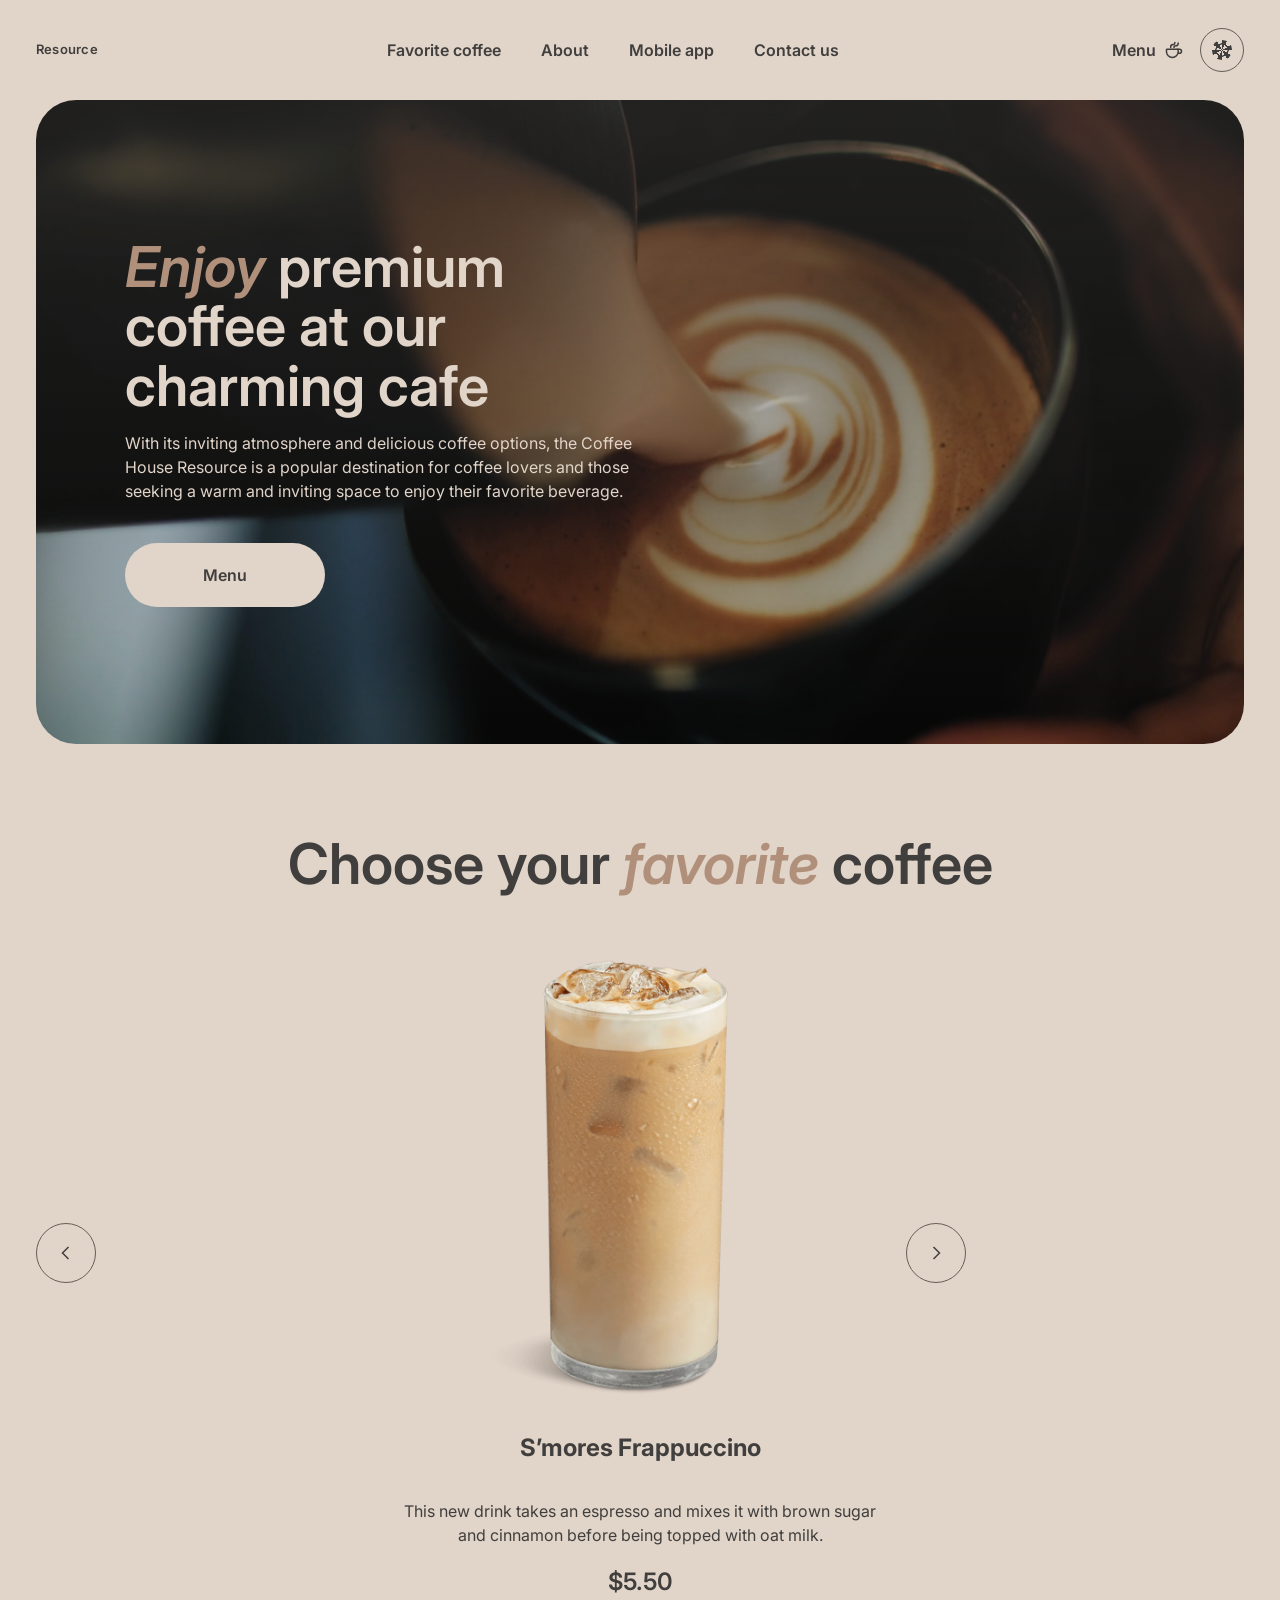
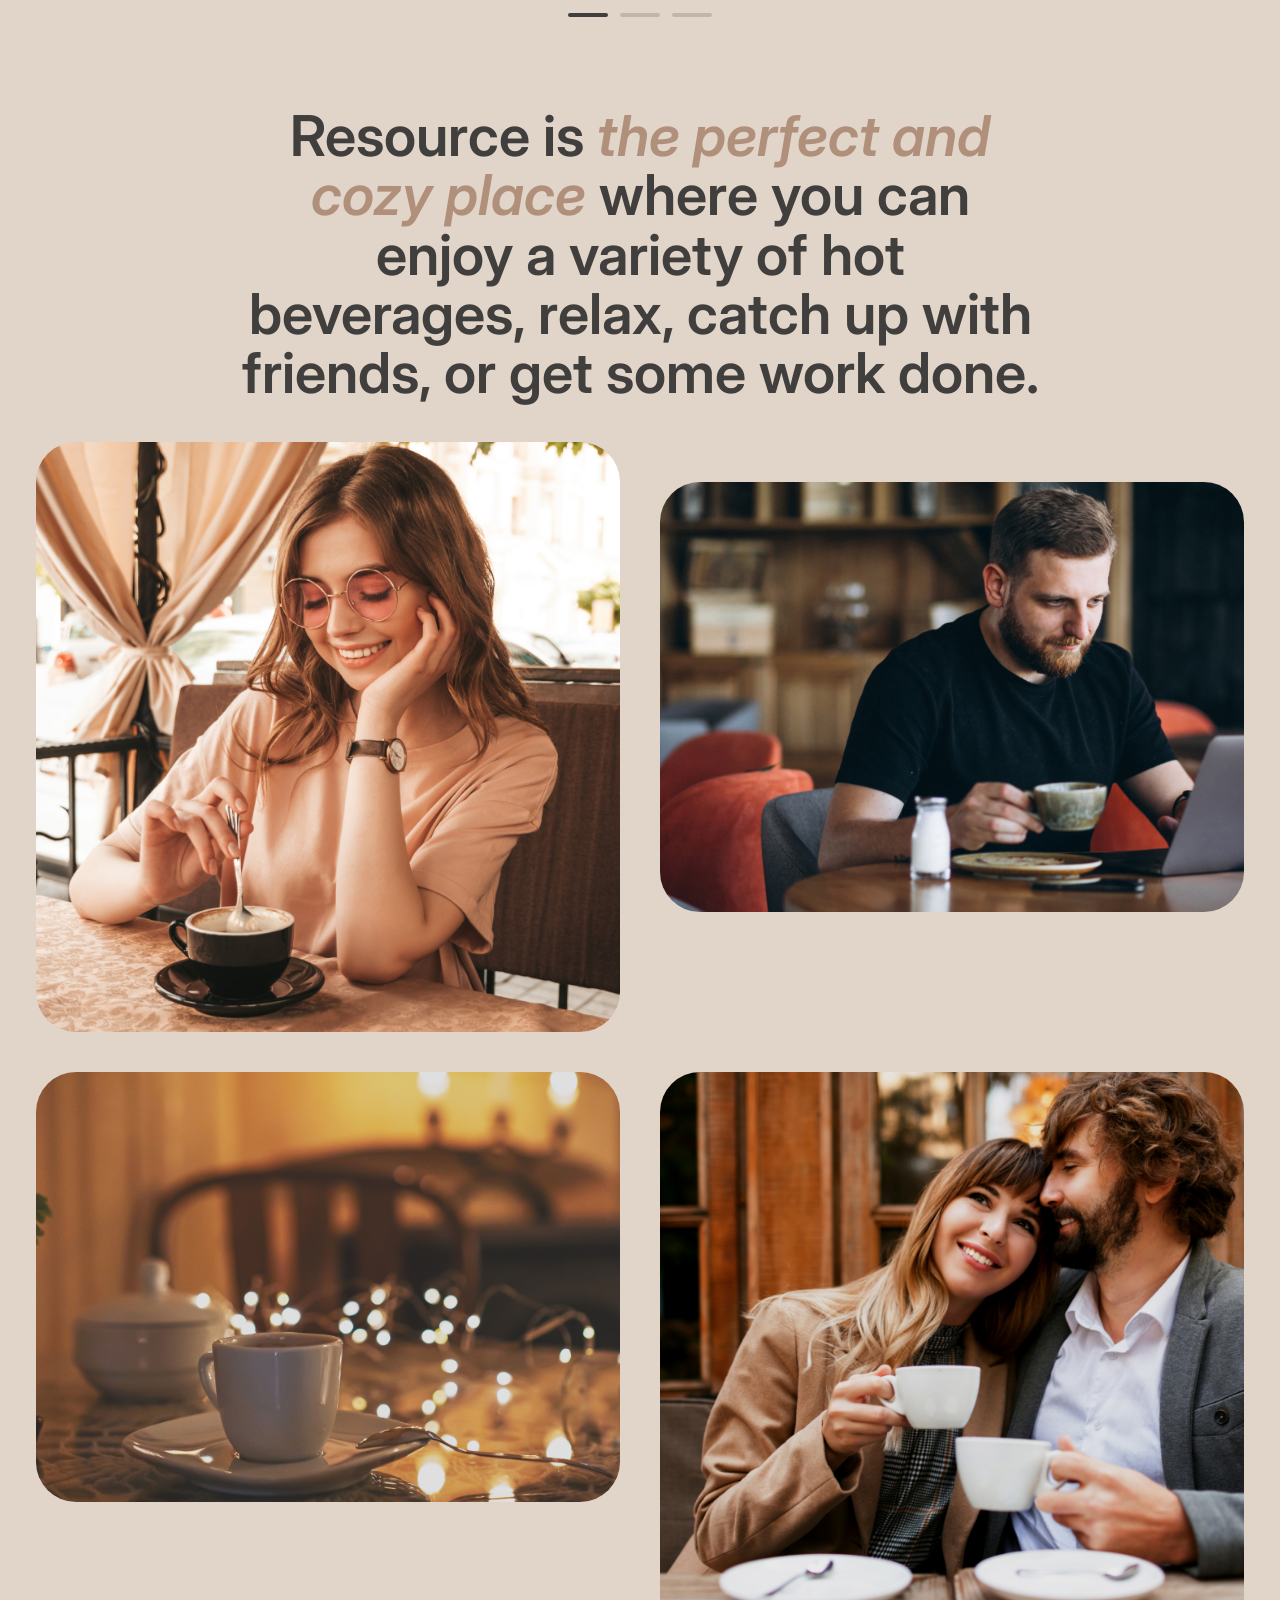
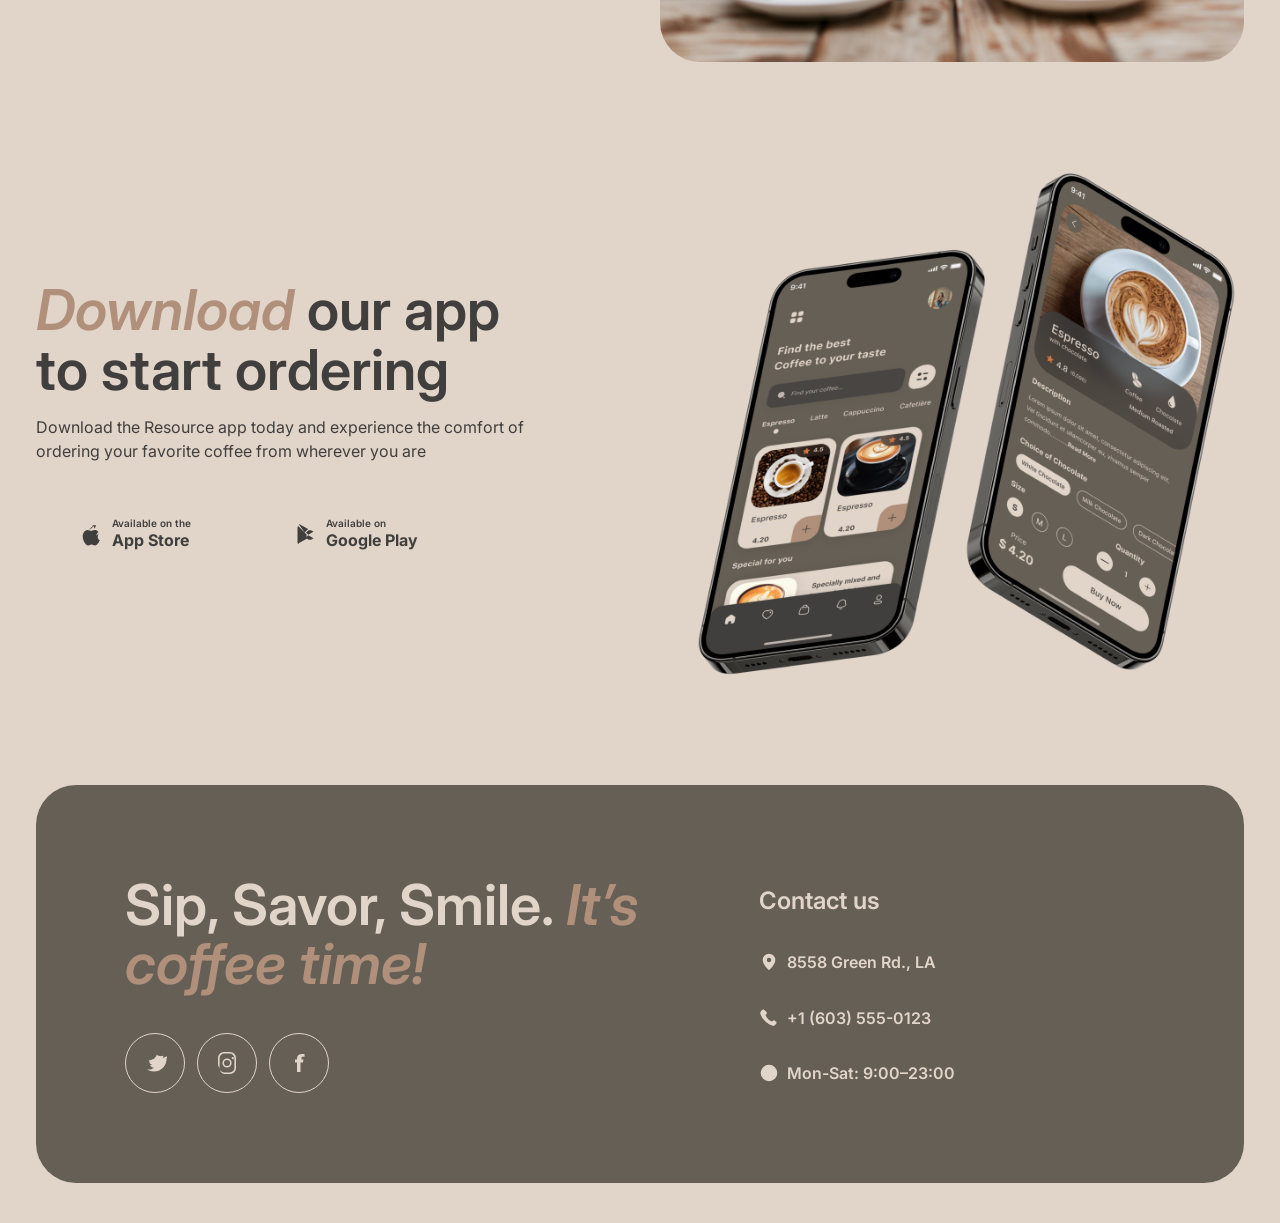
<file: index.html>
<!DOCTYPE html>
<html lang="en" data-theme="light">
  <head>
    <meta charset="UTF-8" />
    <meta name="viewport" content="width=device-width, initial-scale=1.0" />
    <title>Resource Coffee House</title>
    <meta name="description" content="Enjoy premium coffee at Resource, a charming cafe with inviting atmosphere and delicious drinks." />
    <link rel="icon" href="./favicon.svg" type="image/svg+xml" />
    <link rel="preconnect" href="https://fonts.googleapis.com" />
    <link rel="preconnect" href="https://fonts.gstatic.com" crossorigin />
    <link href="https://fonts.googleapis.com/css2?family=Inter:wght@400;600&display=swap" rel="stylesheet" />
    <script>
      (function () {
        try {
          var theme = localStorage.getItem("coffee-house-theme");
          if (theme === "dark" || theme === "light") {
            document.documentElement.setAttribute("data-theme", theme);
          }
        } catch (error) {
          /* ignore */
        }
      })();
    </script>
    <link rel="stylesheet" href="./css/style.css" />
  </head>
  <body>
    <div class="page">
      <header class="header">
        <a class="logo" href="./index.html" aria-label="Resource home">
          <span>Resource</span>
        </a>
        <nav class="nav" data-nav aria-label="Primary">
          <ul class="nav__list">
            <li><a class="nav__link" href="#favorite">Favorite coffee</a></li>
            <li><a class="nav__link" href="#about">About</a></li>
            <li><a class="nav__link" href="#mobile">Mobile app</a></li>
            <li><a class="nav__link" href="./index.html#contacts">Contact us</a></li>
          </ul>
          <a class="nav__link nav__link--menu" href="./menu.html">
            Menu
            <svg width="20" height="20" viewBox="0 0 20 20" fill="none" xmlns="http://www.w3.org/2000/svg">
              <path d="M14.166 9.76667V11.6667C14.166 14.8883 11.5543 17.5 8.33268 17.5C5.11102 17.5 2.49935 14.8883 2.49935 11.6667V9.76667C2.49935 9.4353 2.76798 9.16667 3.09935 9.16667H13.566C13.8974 9.16667 14.166 9.4353 14.166 9.76667Z" stroke="#403F3D" stroke-width="1.5" stroke-linecap="round" stroke-linejoin="round"/>
              <path d="M9.99935 7.49996C9.99935 6.66663 10.5946 5.83329 11.7851 5.83329C13.1 5.83329 14.166 4.7673 14.166 3.45234V2.91663" stroke="#403F3D" stroke-width="1.5" stroke-linecap="round" stroke-linejoin="round"/>
              <path d="M6.66732 7.5V7.08333C6.66732 5.70262 7.78661 4.58333 9.16732 4.58333C10.0878 4.58333 10.834 3.83714 10.834 2.91667V2.5" stroke="#403F3D" stroke-width="1.5" stroke-linecap="round" stroke-linejoin="round"/>
              <path d="M13.334 9.16663H15.4173C16.5679 9.16663 17.5007 10.0994 17.5007 11.25C17.5007 12.4006 16.5679 13.3333 15.4173 13.3333H14.1673" stroke="#403F3D" stroke-width="1.5" stroke-linecap="round" stroke-linejoin="round"/>
            </svg>
          </a>
        </nav>
        <div class="header__actions">
          <button class="theme-toggle" type="button" data-theme-toggle aria-pressed="false" aria-label="Switch to dark theme">
            <span class="theme-toggle__sun" aria-hidden="true"></span>
            <span class="theme-toggle__moon" aria-hidden="true"></span>
          </button>
          <button class="burger" type="button" data-burger aria-expanded="false" aria-label="Open menu">
            <span></span>
            <span></span>
          </button>
        </div>
      </header>

      <main>
        <section class="hero" id="enjoy" aria-labelledby="hero-title">
          <div class="hero__content">
            <h1 id="hero-title"><span class="accent">Enjoy</span> premium coffee at our charming cafe</h1>
            <p>
              With its inviting atmosphere and delicious coffee options, the Coffee House Resource
              is a popular destination for coffee lovers and those seeking a warm and inviting
              space to enjoy their favorite beverage.
            </p>
            <a class="button button--light" href="./menu.html">
              Menu
            </a>
          </div>
        </section>

        <section class="section favorite" id="favorite" aria-labelledby="favorite-title">
          <h2 id="favorite-title">Choose your <span class="accent">favorite</span> coffee</h2>
          <div class="slider">
            <button class="slider__arrow" type="button" data-slider-prev aria-label="Previous coffee">
              <svg width="24" height="24" viewBox="0 0 24 24" aria-hidden="true"><path fill="none" stroke="currentColor" stroke-width="1.5" d="m14.5 6-6 6 6 6"/></svg>
            </button>
            <div class="slider__viewport">
              <article class="slide is-active" data-slide>
                <img src="images/coffee-slider-1.png?auto=format&fit=crop&w=960&q=80" alt="S'mores Frappuccino in a glass" width="480" height="480" />
                <h3>S’mores Frappuccino</h3>
                <p>This new drink takes an espresso and mixes it with brown sugar and cinnamon before being topped with oat milk.</p>
                <p class="price">$5.50</p>
              </article>
              <article class="slide" data-slide>
                <img src="images/coffee-slider-2.png?auto=format&fit=crop&w=960&q=80" alt="Caramel Macchiato" width="480" height="480" />
                <h3>Caramel Macchiato</h3>
                <p>Fragrant and unique classic espresso with rich caramel-peanut syrup, with cream under whipped thick foam.</p>
                <p class="price">$5.00</p>
              </article>
              <article class="slide" data-slide>
                <img src="images/coffee-slider-3.png?auto=format&fit=crop&w=960&q=80" alt="Ice coffee" width="480" height="480" />
                <h3>Ice coffee</h3>
                <p>A popular summer drink that tones and invigorates. Prepared from coffee, milk and ice.</p>
                <p class="price">$4.50</p>
              </article>
            </div>
            <button class="slider__arrow" type="button" data-slider-next aria-label="Next coffee">
              <svg width="24" height="24" viewBox="0 0 24 24" aria-hidden="true"><path fill="none" stroke="currentColor" stroke-width="1.5" d="m9.5 6 6 6-6 6"/></svg>
            </button>
          </div>
          <div class="pager" role="tablist" aria-label="Favorite coffee slides">
            <button type="button" class="pager__item is-active" data-pager aria-label="Show first coffee"></button>
            <button type="button" class="pager__item" data-pager aria-label="Show second coffee"></button>
            <button type="button" class="pager__item" data-pager aria-label="Show third coffee"></button>
          </div>
        </section>

        <section class="section about" id="about" aria-labelledby="about-title">
          <h2 id="about-title">
            Resource is <span class="accent">the perfect and cozy place</span> where you can enjoy a variety of hot beverages, relax, catch up with friends, or get some work done.
          </h2>
          <div class="about__grid">
            <img src="images/about-1.png?auto=format&fit=crop&w=1320&q=80" alt="Barista pouring milk into a coffee cup" width="660" height="590" />
            <img src="images/about-3.png?auto=format&fit=crop&w=1320&q=80" alt="Cups of coffee on a wooden table" width="660" height="430" />
            <img src="images/about-2.png?auto=format&fit=crop&w=1320&q=80" alt="Coffee cups from above" width="660" height="430" />
            <img src="images/about-4.png?auto=format&fit=crop&w=1320&q=80" alt="Coffee shop interior with warm lighting" width="660" height="590" />
          </div>
        </section>

        <section class="section app" id="mobile" aria-labelledby="app-title">
          <div class="app__text">
            <h2 id="app-title"><span class="accent">Download</span> our app to start ordering</h2>
            <p>Download the Resource app today and experience the comfort of ordering your favorite coffee from wherever you are</p>
            <div class="store-links">
              <a class="store" href="https://www.apple.com/app-store/" target="_blank" rel="noopener noreferrer">
                <svg width="24" height="24" viewBox="0 0 24 24" aria-hidden="true"><path fill="currentColor" d="M16.4 12.7c0-2.4 2-3.6 2.1-3.7-1.2-1.7-3-1.9-3.6-1.9-1.5-.2-3 .9-3.8.9s-2-.9-3.3-.9c-1.7 0-3.3 1-4.2 2.6-1.8 3.1-.5 7.7 1.3 10.2.9 1.2 1.9 2.6 3.3 2.5 1.3 0 1.8-.8 3.4-.8s2 .8 3.4.8 2.2-1.3 3.1-2.5c1-.1.4-1.1 1.8-2.7-3.1-1.2-2.4-5.5-.5-7.5ZM14.7 5.3c.7-.9 1.2-2.1 1.1-3.3-1 .1-2.3.7-3 .1.6.8-1.1 2.1-2.3 3.1-.6.5-1.2.9-1.9 1.2 1 .1 2.1-.4 2.9-1.1.7-.7 1.4-1.6 2-2.3.4.8 1 .1.6 2.3Z"/></svg>
                <span>
                  <small>Available on the</small>
                  <strong>App Store</strong>
                </span>
              </a>
              <a class="store" href="https://play.google.com/store" target="_blank" rel="noopener noreferrer">
                <svg width="24" height="24" viewBox="0 0 24 24" aria-hidden="true"><path fill="currentColor" d="M4.2 3.1c-.4.3-.7.9-.7 1.6v14.6c0 .7.3 1.3.7 1.6l8.8-8.9L4.2 3.1Zm10 4.3-2.2 2.2 2.2 2.2 5.3-3-2.1-1.2c-.9-.5-2-.6-3.2-.2Zm-2.2 7 2.2 2.2c1.2.4 2.3.3 3.2-.2l2.1-1.2-5.3-3-2.2 2.2Zm-1.4-3.5L4.8 19.8c.4.1.8 0 1.2-.2l8.1-4.6-3.5-3.5Zm0-1.4 3.5-3.5-8.1-4.6c-.4-.2-.8-.3-1.2-.2l5.8 8.3Z"/></svg>
                <span>
                  <small>Available on</small>
                  <strong>Google Play</strong>
                </span>
              </a>
            </div>
          </div>
          <div class="app__phones" aria-hidden="true">
            <img class="phone" src="images/mobile-screens.png?auto=format&fit=crop&w=700&q=80" alt="" width="272" height="540" />
          </div>
        </section>
      </main>

      <footer class="footer" id="contacts">
        <div class="footer__offer">
          <h2>Sip, Savor, Smile. <span class="accent">It’s coffee time!</span></h2>
          <ul class="social">
            <li>
              <a href="https://twitter.com" target="_blank" rel="noopener noreferrer" aria-label="Twitter">
                <svg width="24" height="24" viewBox="0 0 24 24" aria-hidden="true"><path fill="currentColor" d="M19.6 7.2c.5-.3.8-.8.7-1.3l-.2-1.2-1.2.3c-2 .4-3.8-.1-5.1-1.4-.4 1.7-1.4 3.1-2.8 4.1-1.6 1.1-3.6 1.6-5.6 1.4 1 .9 2.2 1.5 3.5 1.8-1 0-2-.3-2.8-.8 0 1.8 1.3 3.4 3.1 3.9-.8.2-1.6.2-2.3 0 .7 1.6 2.3 2.7 4.1 2.7-1.6 1.2-3.5 1.9-5.5 1.9H4c2 1.2 4.4 1.9 6.8 1.9 8.2 0 12.8-6.8 12.8-12.8v-.6c.9-.6 1.6-1.4 2.2-2.3-.8.4-1.7.6-2.6.7Z"/></svg>
              </a>
            </li>
            <li>
              <a href="https://instagram.com" target="_blank" rel="noopener noreferrer" aria-label="Instagram">
                <svg width="24" height="24" viewBox="0 0 24 24" aria-hidden="true"><path fill="currentColor" d="M12 7.4A4.6 4.6 0 1 0 16.6 12 4.6 4.6 0 0 0 12 7.4Zm0 7.6A3 3 0 1 1 15 12a3 3 0 0 1-3 3Zm5.8-8.9a1.1 1.1 0 1 0 1.1 1.1 1.1 1.1 0 0 0-1.1-1.1ZM21 7.1a6.1 6.1 0 0 0-1.7-4.4A6.1 6.1 0 0 0 14.9 1H9.1A6.1 6.1 0 0 0 4.7 2.7 6.1 6.1 0 0 0 3 7.1v5.8a6.1 6.1 0 0 0 1.7 4.4A6.1 6.1 0 0 0 9.1 23h5.8a6.1 6.1 0 0 0 4.4-1.7A6.1 6.1 0 0 0 21 16.9V7.1Zm-1.6 9.8a4.5 4.5 0 0 1-4.5 4.5H9.1a4.5 4.5 0 0 1-4.5-4.5V7.1A4.5 4.5 0 0 1 9.1 2.6h5.8a4.5 4.5 0 0 1 4.5 4.5Z"/></svg>
              </a>
            </li>
            <li>
              <a href="https://facebook.com" target="_blank" rel="noopener noreferrer" aria-label="Facebook">
                <svg width="24" height="24" viewBox="0 0 24 24" aria-hidden="true"><path fill="currentColor" d="M14.5 8.5V6.8c0-.7.5-1 1.2-1h1.8V3h-2.5C11.7 3 10 5 10 7.3v1.2H8v3h2V21h3.5v-9.5h2.4l.6-3h-3Z"/></svg>
              </a>
            </li>
          </ul>
        </div>
        <address class="contacts">
          <p class="contacts__title">Contact us</p>
          <a href="https://maps.google.com/?q=Minsk+Skaryna+12" target="_blank" rel="noopener noreferrer">
            <svg width="20" height="20" viewBox="0 0 20 20" aria-hidden="true"><path fill="currentColor" d="M10 1.7a6.3 6.3 0 0 0-6.3 6.3c0 4.7 6.3 10.3 6.3 10.3s6.3-5.6 6.3-10.3A6.3 6.3 0 0 0 10 1.7Zm0 8.5A2.2 2.2 0 1 1 12.2 8 2.2 2.2 0 0 1 10 10.2Z"/></svg>
            8558 Green Rd., LA
          </a>
          <a href="tel:+16035550123">
            <svg width="20" height="20" viewBox="0 0 20 20" aria-hidden="true"><path fill="currentColor" d="M16.3 12.7c-.7-.7-1.8-.7-2.5 0l-.8.8a11.4 11.4 0 0 1-6.5-6.5l.8-.8c.7-.7.7-1.8 0-2.5L5.5 2C4.8 1.3 3.7 1.3 3 2L2.1 2.9c-.8.8-1.1 2-.7 3.1 1.8 5.2 6.4 9.8 11.6 11.6 1.1.4 2.3.1 3.1-.7L17 16c.7-.7.7-1.8 0-2.5l-1.7-.8Z"/></svg>
            +1 (603) 555-0123
          </a>
          <p>
            <svg width="20" height="20" viewBox="0 0 20 20" aria-hidden="true"><path fill="currentColor" d="M10 1.7a8.3 8.3 0 1 0 8.3 8.3A8.3 8.3 0 0 0 10 1.7Zm.8 8.3V5.8H9.2v5.8l4.1 2.5.8-1.3Z"/></svg>
            Mon-Sat: 9:00–23:00
          </p>
        </address>
      </footer>
    </div>
    <script src="./js/main.js"></script>
  </body>
</html>
</file>
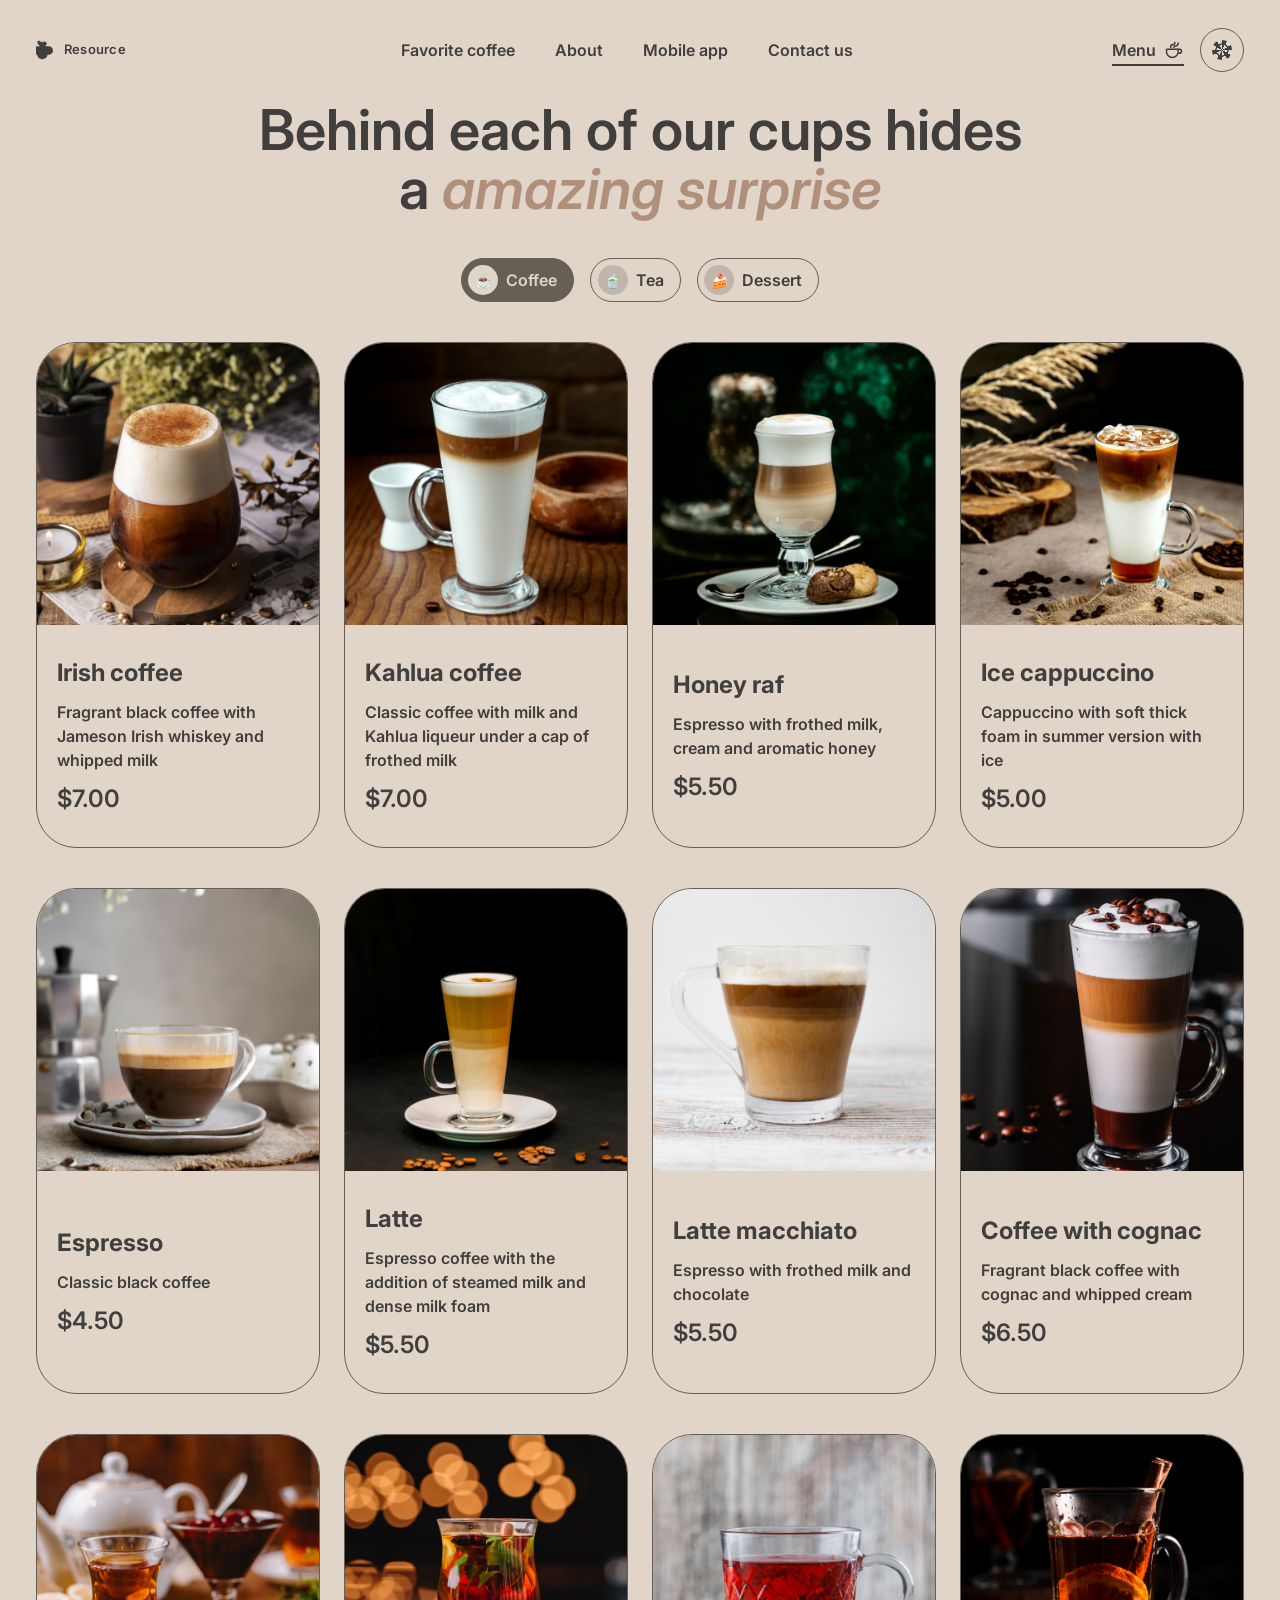
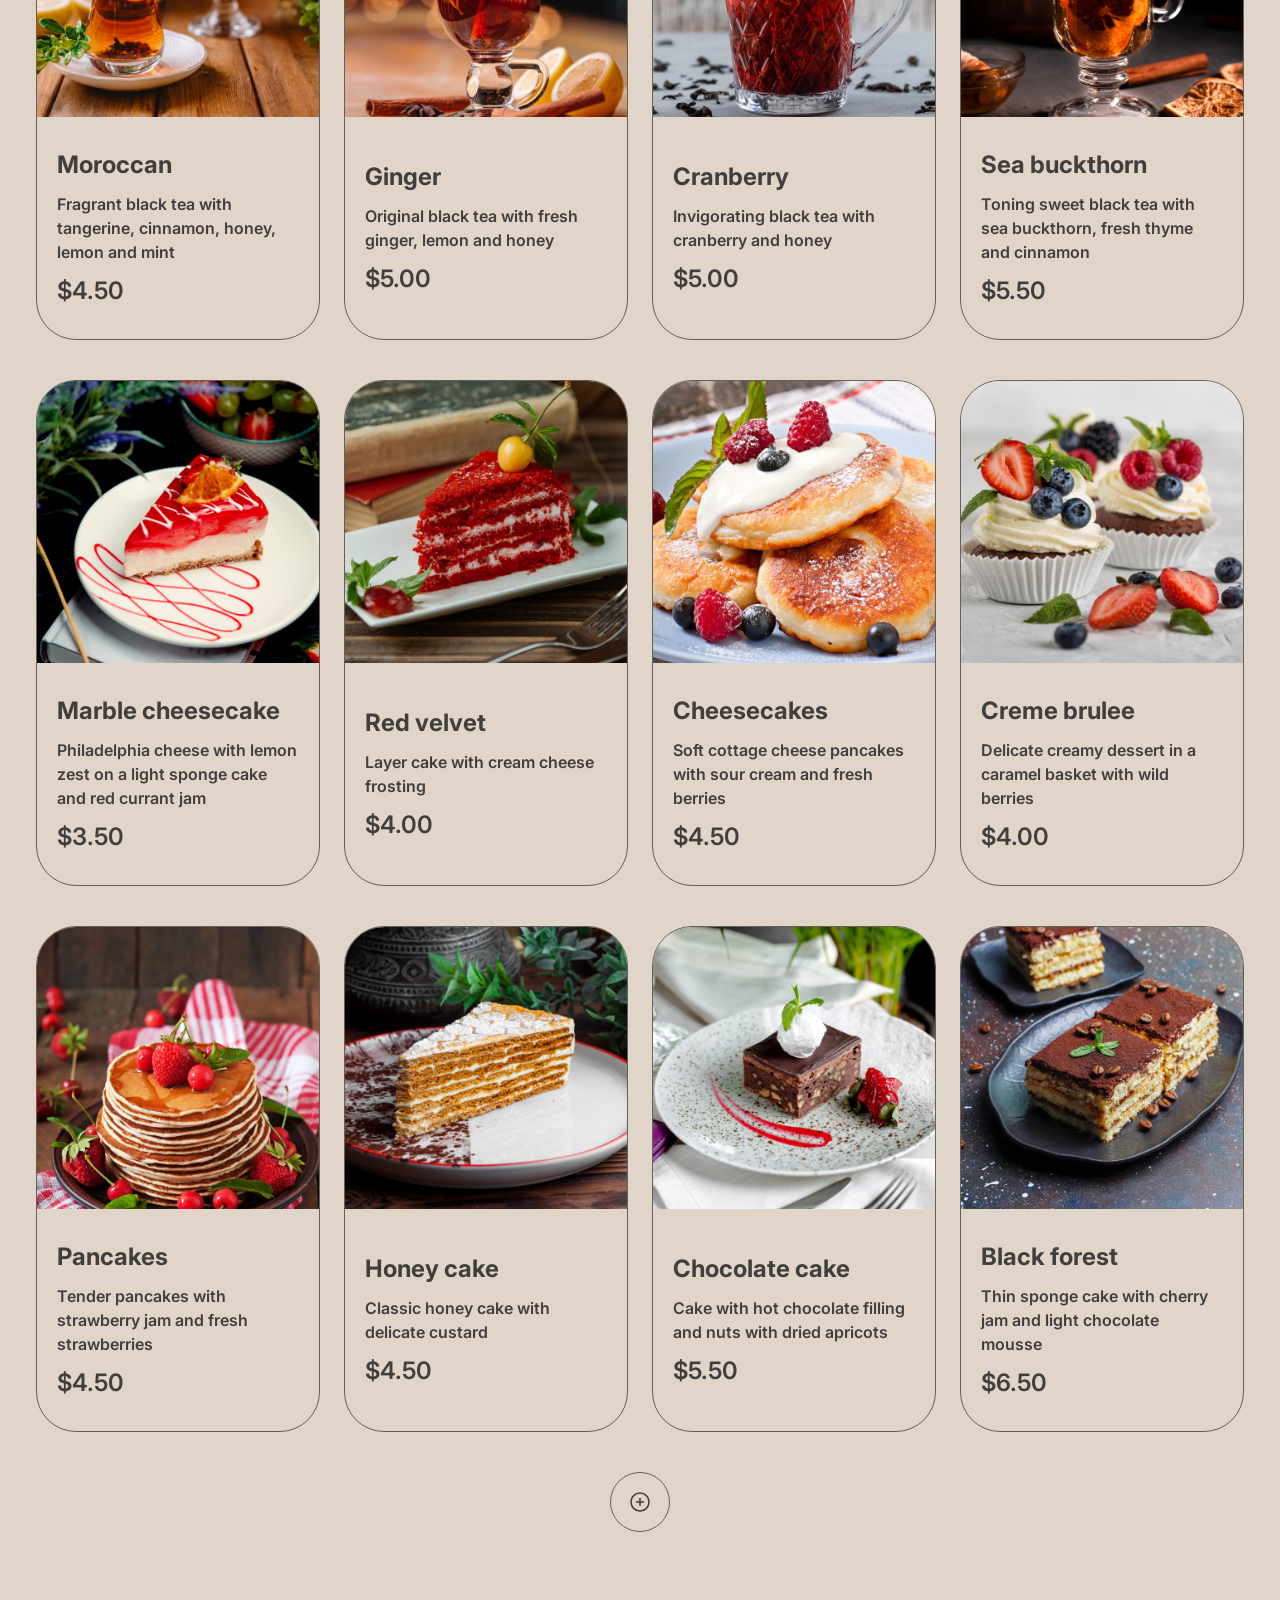
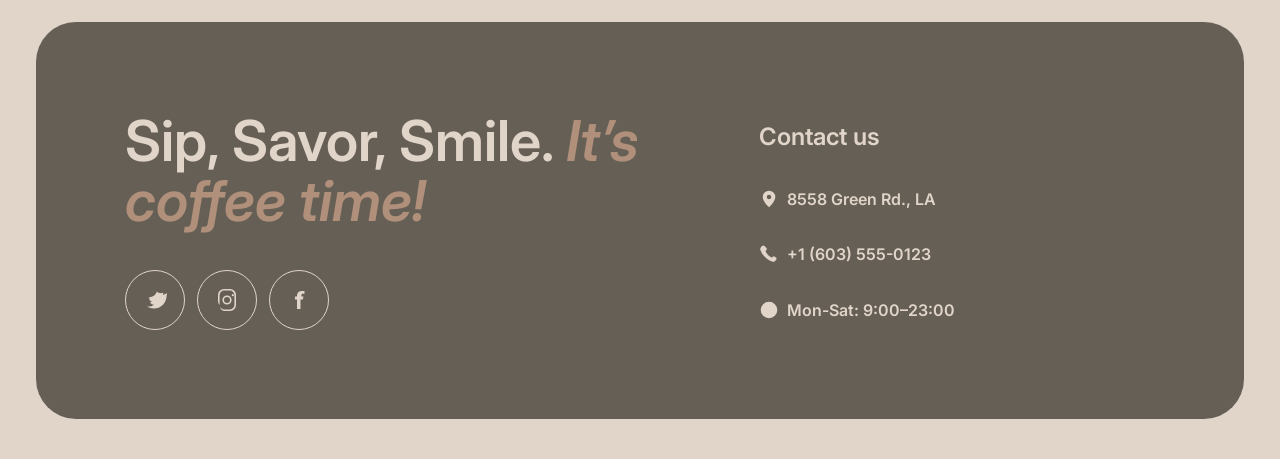
<file: menu.html>
<!DOCTYPE html>
<html lang="en" data-theme="light">
  <head>
    <meta charset="UTF-8" />
    <meta name="viewport" content="width=device-width, initial-scale=1.0" />
    <title>Menu | Resource Coffee House</title>
    <meta name="description" content="Coffee, tea and dessert menu of Resource Coffee House." />
    <link rel="icon" href="./favicon.svg" type="image/svg+xml" />
    <link rel="preconnect" href="https://fonts.googleapis.com" />
    <link rel="preconnect" href="https://fonts.gstatic.com" crossorigin />
    <link href="https://fonts.googleapis.com/css2?family=Inter:wght@400;600&display=swap" rel="stylesheet" />
    <script>
      (function () {
        try {
          var theme = localStorage.getItem("coffee-house-theme");
          if (theme === "dark" || theme === "light") {
            document.documentElement.setAttribute("data-theme", theme);
          }
        } catch (error) {
          /* ignore */
        }
      })();
    </script>
    <link rel="stylesheet" href="./css/style.css" />
  </head>
  <body>
    <div class="page">
      <header class="header">
        <a class="logo" href="./index.html" aria-label="Resource home">
          <svg class="logo__mark" width="20" height="20" viewBox="0 0 20 20" aria-hidden="true">
            <path fill="currentColor" d="M3.3 6.2h9.4a4.3 4.3 0 0 1 0 8.6h-1.1a5.6 5.6 0 0 1-5.4 4.4A5.6 5.6 0 0 1 1.1 14.8H.8A.8.8 0 0 1 0 14V7a.8.8 0 0 1 .8-.8h2.5Zm9.4 1.6a2.7 2.7 0 1 1 0 5.4h-.9a7 7 0 0 0 0-5.4h.9ZM4.7 1.4c.9 0 1.6.6 2 1.4.3-.8 1-1.4 2-1.4 1.2 0 2 1 2 2.3 0 1.6-2.2 2.9-3.8 4.2H5.1C3.5 5.2 1.3 3.9 1.3 2.3c0-.9.5-1.5 1.4-1.5.8 0 1.5.6 2 1.5.4-.9 1.1-1.5 2-1.5Z"/>
          </svg>
          <span>Resource</span>
        </a>
        <nav class="nav" data-nav aria-label="Primary">
          <ul class="nav__list">
            <li><a class="nav__link" href="./index.html#favorite">Favorite coffee</a></li>
            <li><a class="nav__link" href="./index.html#about">About</a></li>
            <li><a class="nav__link" href="./index.html#mobile">Mobile app</a></li>
            <li><a class="nav__link" href="./index.html#contacts">Contact us</a></li>
          </ul>
          <span class="nav__link nav__link--menu is-current">
            Menu
            <svg width="20" height="20" viewBox="0 0 20 20" fill="none" xmlns="http://www.w3.org/2000/svg">
              <path d="M14.166 9.76667V11.6667C14.166 14.8883 11.5543 17.5 8.33268 17.5C5.11102 17.5 2.49935 14.8883 2.49935 11.6667V9.76667C2.49935 9.4353 2.76798 9.16667 3.09935 9.16667H13.566C13.8974 9.16667 14.166 9.4353 14.166 9.76667Z" stroke="#403F3D" stroke-width="1.5" stroke-linecap="round" stroke-linejoin="round"/>
              <path d="M9.99935 7.49996C9.99935 6.66663 10.5946 5.83329 11.7851 5.83329C13.1 5.83329 14.166 4.7673 14.166 3.45234V2.91663" stroke="#403F3D" stroke-width="1.5" stroke-linecap="round" stroke-linejoin="round"/>
              <path d="M6.66732 7.5V7.08333C6.66732 5.70262 7.78661 4.58333 9.16732 4.58333C10.0878 4.58333 10.834 3.83714 10.834 2.91667V2.5" stroke="#403F3D" stroke-width="1.5" stroke-linecap="round" stroke-linejoin="round"/>
              <path d="M13.334 9.16663H15.4173C16.5679 9.16663 17.5007 10.0994 17.5007 11.25C17.5007 12.4006 16.5679 13.3333 15.4173 13.3333H14.1673" stroke="#403F3D" stroke-width="1.5" stroke-linecap="round" stroke-linejoin="round"/>
            </svg>
          </span>
        </nav>
        <div class="header__actions">
          <button class="theme-toggle" type="button" data-theme-toggle aria-pressed="false" aria-label="Switch to dark theme">
            <span class="theme-toggle__sun" aria-hidden="true"></span>
            <span class="theme-toggle__moon" aria-hidden="true"></span>
          </button>
          <button class="burger" type="button" data-burger aria-expanded="false" aria-label="Open menu">
            <span></span>
            <span></span>
          </button>
        </div>
      </header>

      <main>
        <section class="section menu" aria-labelledby="menu-title">
          <h1 id="menu-title">Behind each of our cups hides a <span class="accent">amazing surprise</span></h1>
          <div class="tabs" role="group" aria-label="Menu categories">
            <button class="tab is-active" type="button" data-category="coffee" aria-pressed="true">
              <span class="tab__icon" aria-hidden="true">☕</span>
              Coffee
            </button>
            <button class="tab" type="button" data-category="tea" aria-pressed="false">
              <span class="tab__icon" aria-hidden="true">🍵</span>
              Tea
            </button>
            <button class="tab" type="button" data-category="dessert" aria-pressed="false">
              <span class="tab__icon" aria-hidden="true">🍰</span>
              Dessert
            </button>
          </div>
          <div class="cards">
            <article class="card" data-product="coffee">
              <img src="images/coffee-1.png?auto=format&fit=crop&w=640&q=80" alt="Irish coffee" width="310" height="310" />
              <div class="card__body">
                <h3>Irish coffee</h3>
                <p>Fragrant black coffee with Jameson Irish whiskey and whipped milk</p>
                <p class="price">$7.00</p>
              </div>
            </article>
            <article class="card" data-product="coffee">
              <img src="images/coffee-2.png?auto=format&fit=crop&w=640&q=80" alt="Kahlua coffee" width="310" height="310" />
              <div class="card__body">
                <h3>Kahlua coffee</h3>
                <p>Classic coffee with milk and Kahlua liqueur under a cap of frothed milk</p>
                <p class="price">$7.00</p>
              </div>
            </article>
            <article class="card" data-product="coffee">
              <img src="images/coffee-3.png?auto=format&fit=crop&w=640&q=80" alt="Honey raf" width="310" height="310" />
              <div class="card__body">
                <h3>Honey raf</h3>
                <p>Espresso with frothed milk, cream and aromatic honey</p>
                <p class="price">$5.50</p>
              </div>
            </article>
            <article class="card" data-product="coffee">
              <img src="images/coffee-4.png?auto=format&fit=crop&w=640&q=80" alt="Ice cappuccino" width="310" height="310" />
              <div class="card__body">
                <h3>Ice cappuccino</h3>
                <p>Cappuccino with soft thick foam in summer version with ice</p>
                <p class="price">$5.00</p>
              </div>
            </article>
            <article class="card" data-product="coffee">
              <img src="images/coffee-5.png?auto=format&fit=crop&w=640&q=80" alt="Espresso" width="310" height="310" />
              <div class="card__body">
                <h3>Espresso</h3>
                <p>Classic black coffee</p>
                <p class="price">$4.50</p>
              </div>
            </article>
            <article class="card" data-product="coffee">
              <img src="images/coffee-6.png?auto=format&fit=crop&w=640&q=80" alt="Latte" width="310" height="310" />
              <div class="card__body">
                <h3>Latte</h3>
                <p>Espresso coffee with the addition of steamed milk and dense milk foam</p>
                <p class="price">$5.50</p>
              </div>
            </article>
            <article class="card" data-product="coffee">
              <img src="images/coffee-7.png?auto=format&fit=crop&w=640&q=80" alt="Latte macchiato" width="310" height="310" />
              <div class="card__body">
                <h3>Latte macchiato</h3>
                <p>Espresso with frothed milk and chocolate</p>
                <p class="price">$5.50</p>
              </div>
            </article>
            <article class="card" data-product="coffee">
              <img src="images/coffee-8.png?auto=format&fit=crop&w=640&q=80" alt="Coffee with cognac" width="310" height="310" />
              <div class="card__body">
                <h3>Coffee with cognac</h3>
                <p>Fragrant black coffee with cognac and whipped cream</p>
                <p class="price">$6.50</p>
              </div>
            </article>

            <article class="card" data-product="tea">
              <img src="images/tea-1.png?auto=format&fit=crop&w=640&q=80" alt="Moroccan tea" width="310" height="310" />
              <div class="card__body">
                <h3>Moroccan</h3>
                <p>Fragrant black tea with tangerine, cinnamon, honey, lemon and mint</p>
                <p class="price">$4.50</p>
              </div>
            </article>
            <article class="card" data-product="tea">
              <img src="images/tea-2.png?auto=format&fit=crop&w=640&q=80" alt="Ginger tea" width="310" height="310" />
              <div class="card__body">
                <h3>Ginger</h3>
                <p>Original black tea with fresh ginger, lemon and honey</p>
                <p class="price">$5.00</p>
              </div>
            </article>
            <article class="card" data-product="tea">
              <img src="images/tea-3.png?auto=format&fit=crop&w=640&q=80" alt="Cranberry tea" width="310" height="310" />
              <div class="card__body">
                <h3>Cranberry</h3>
                <p>Invigorating black tea with cranberry and honey</p>
                <p class="price">$5.00</p>
              </div>
            </article>
            <article class="card" data-product="tea">
              <img src="images/tea-4.png?auto=format&fit=crop&w=640&q=80" alt="Sea buckthorn tea" width="310" height="310" />
              <div class="card__body">
                <h3>Sea buckthorn</h3>
                <p>Toning sweet black tea with sea buckthorn, fresh thyme and cinnamon</p>
                <p class="price">$5.50</p>
              </div>
            </article>

            <article class="card" data-product="dessert">
              <img src="images/dessert-1.png?auto=format&fit=crop&w=640&q=80" alt="Marble cheesecake" width="310" height="310" />
              <div class="card__body">
                <h3>Marble cheesecake</h3>
                <p>Philadelphia cheese with lemon zest on a light sponge cake and red currant jam</p>
                <p class="price">$3.50</p>
              </div>
            </article>
            <article class="card" data-product="dessert">
              <img src="images/dessert-2.png?auto=format&fit=crop&w=640&q=80" alt="Red velvet cake" width="310" height="310" />
              <div class="card__body">
                <h3>Red velvet</h3>
                <p>Layer cake with cream cheese frosting</p>
                <p class="price">$4.00</p>
              </div>
            </article>
            <article class="card" data-product="dessert">
              <img src="images/dessert-3.png?auto=format&fit=crop&w=640&q=80" alt="Cheesecakes" width="310" height="310" />
              <div class="card__body">
                <h3>Cheesecakes</h3>
                <p>Soft cottage cheese pancakes with sour cream and fresh berries</p>
                <p class="price">$4.50</p>
              </div>
            </article>
            <article class="card" data-product="dessert">
              <img src="images/dessert-4.png?auto=format&fit=crop&w=640&q=80" alt="Creme brulee" width="310" height="310" />
              <div class="card__body">
                <h3>Creme brulee</h3>
                <p>Delicate creamy dessert in a caramel basket with wild berries</p>
                <p class="price">$4.00</p>
              </div>
            </article>
            <article class="card" data-product="dessert">
              <img src="images/dessert-5.png?auto=format&fit=crop&w=640&q=80" alt="Pancakes" width="310" height="310" />
              <div class="card__body">
                <h3>Pancakes</h3>
                <p>Tender pancakes with strawberry jam and fresh strawberries</p>
                <p class="price">$4.50</p>
              </div>
            </article>
            <article class="card" data-product="dessert">
              <img src="images/dessert-6.png?auto=format&fit=crop&w=640&q=80" alt="Honey cake" width="310" height="310" />
              <div class="card__body">
                <h3>Honey cake</h3>
                <p>Classic honey cake with delicate custard</p>
                <p class="price">$4.50</p>
              </div>
            </article>
            <article class="card" data-product="dessert">
              <img src="images/dessert-7.png?auto=format&fit=crop&w=640&q=80" alt="Chocolate cake" width="310" height="310" />
              <div class="card__body">
                <h3>Chocolate cake</h3>
                <p>Cake with hot chocolate filling and nuts with dried apricots</p>
                <p class="price">$5.50</p>
              </div>
            </article>
            <article class="card" data-product="dessert">
              <img src="images/dessert-8.png?auto=format&fit=crop&w=640&q=80" alt="Black forest cake" width="310" height="310" />
              <div class="card__body">
                <h3>Black forest</h3>
                <p>Thin sponge cake with cherry jam and light chocolate mousse</p>
                <p class="price">$6.50</p>
              </div>
            </article>
          </div>
          <button class="load-more" type="button" data-load-more aria-label="Load more products" hidden>
            <svg width="24" height="24" viewBox="0 0 24 24" aria-hidden="true">
              <circle cx="12" cy="12" r="9" fill="none" stroke="currentColor" stroke-width="1.5"/>
              <path fill="none" stroke="currentColor" stroke-width="1.5" d="M12 8v8M8 12h8"/>
            </svg>
          </button>
        </section>
      </main>

      <footer class="footer" id="contacts">
        <div class="footer__offer">
          <h2>Sip, Savor, Smile. <span class="accent">It’s coffee time!</span></h2>
          <ul class="social">
            <li>
              <a href="https://twitter.com" target="_blank" rel="noopener noreferrer" aria-label="Twitter">
                <svg width="24" height="24" viewBox="0 0 24 24" aria-hidden="true"><path fill="currentColor" d="M19.6 7.2c.5-.3.8-.8.7-1.3l-.2-1.2-1.2.3c-2 .4-3.8-.1-5.1-1.4-.4 1.7-1.4 3.1-2.8 4.1-1.6 1.1-3.6 1.6-5.6 1.4 1 .9 2.2 1.5 3.5 1.8-1 0-2-.3-2.8-.8 0 1.8 1.3 3.4 3.1 3.9-.8.2-1.6.2-2.3 0 .7 1.6 2.3 2.7 4.1 2.7-1.6 1.2-3.5 1.9-5.5 1.9H4c2 1.2 4.4 1.9 6.8 1.9 8.2 0 12.8-6.8 12.8-12.8v-.6c.9-.6 1.6-1.4 2.2-2.3-.8.4-1.7.6-2.6.7Z"/></svg>
              </a>
            </li>
            <li>
              <a href="https://instagram.com" target="_blank" rel="noopener noreferrer" aria-label="Instagram">
                <svg width="24" height="24" viewBox="0 0 24 24" aria-hidden="true"><path fill="currentColor" d="M12 7.4A4.6 4.6 0 1 0 16.6 12 4.6 4.6 0 0 0 12 7.4Zm0 7.6A3 3 0 1 1 15 12a3 3 0 0 1-3 3Zm5.8-8.9a1.1 1.1 0 1 0 1.1 1.1 1.1 1.1 0 0 0-1.1-1.1ZM21 7.1a6.1 6.1 0 0 0-1.7-4.4A6.1 6.1 0 0 0 14.9 1H9.1A6.1 6.1 0 0 0 4.7 2.7 6.1 6.1 0 0 0 3 7.1v5.8a6.1 6.1 0 0 0 1.7 4.4A6.1 6.1 0 0 0 9.1 23h5.8a6.1 6.1 0 0 0 4.4-1.7A6.1 6.1 0 0 0 21 16.9V7.1Zm-1.6 9.8a4.5 4.5 0 0 1-4.5 4.5H9.1a4.5 4.5 0 0 1-4.5-4.5V7.1A4.5 4.5 0 0 1 9.1 2.6h5.8a4.5 4.5 0 0 1 4.5 4.5Z"/></svg>
              </a>
            </li>
            <li>
              <a href="https://facebook.com" target="_blank" rel="noopener noreferrer" aria-label="Facebook">
                <svg width="24" height="24" viewBox="0 0 24 24" aria-hidden="true"><path fill="currentColor" d="M14.5 8.5V6.8c0-.7.5-1 1.2-1h1.8V3h-2.5C11.7 3 10 5 10 7.3v1.2H8v3h2V21h3.5v-9.5h2.4l.6-3h-3Z"/></svg>
              </a>
            </li>
          </ul>
        </div>
        <address class="contacts">
          <p class="contacts__title">Contact us</p>
          <a href="https://maps.google.com/?q=Minsk+Skaryna+12" target="_blank" rel="noopener noreferrer">
            <svg width="20" height="20" viewBox="0 0 20 20" aria-hidden="true"><path fill="currentColor" d="M10 1.7a6.3 6.3 0 0 0-6.3 6.3c0 4.7 6.3 10.3 6.3 10.3s6.3-5.6 6.3-10.3A6.3 6.3 0 0 0 10 1.7Zm0 8.5A2.2 2.2 0 1 1 12.2 8 2.2 2.2 0 0 1 10 10.2Z"/></svg>
            8558 Green Rd., LA
          </a>
          <a href="tel:+16035550123">
            <svg width="20" height="20" viewBox="0 0 20 20" aria-hidden="true"><path fill="currentColor" d="M16.3 12.7c-.7-.7-1.8-.7-2.5 0l-.8.8a11.4 11.4 0 0 1-6.5-6.5l.8-.8c.7-.7.7-1.8 0-2.5L5.5 2C4.8 1.3 3.7 1.3 3 2L2.1 2.9c-.8.8-1.1 2-.7 3.1 1.8 5.2 6.4 9.8 11.6 11.6 1.1.4 2.3.1 3.1-.7L17 16c.7-.7.7-1.8 0-2.5l-1.7-.8Z"/></svg>
            +1 (603) 555-0123
          </a>
          <p>
            <svg width="20" height="20" viewBox="0 0 20 20" aria-hidden="true"><path fill="currentColor" d="M10 1.7a8.3 8.3 0 1 0 8.3 8.3A8.3 8.3 0 0 0 10 1.7Zm.8 8.3V5.8H9.2v5.8l4.1 2.5.8-1.3Z"/></svg>
            Mon-Sat: 9:00–23:00
          </p>
        </address>
      </footer>
    </div>
    <script src="./js/main.js"></script>
  </body>
</html>
</file>
<file: css/style.css>
:root {
  --font: "Inter", Arial, sans-serif;
  --bg: #e1d4c9;
  --text: #403f3d;
  --accent: #b0907a;
  --container: #665f55;
  --border: #665f55;
  --muted: #c1b6ad;
  --hero-text: #e1d4c9;
  --footer-bg: #665f55;
  --footer-text: #e1d4c9;
  --button-fill: #665f55;
  --button-fill-text: #e1d4c9;
  --hero-overlay: linear-gradient(180deg, rgba(64, 63, 61, 0.5) 0%, rgba(64, 63, 61, 0.1) 100%);
  --radius-l: 40px;
  --radius-m: 24px;
  --radius-pill: 100px;
  --space: clamp(1rem, 1.6vw, 2.5rem);
  --page-pad: clamp(1rem, 2.8vw, 2.5rem);
  --section-gap: clamp(2.5rem, 7vw, 6.25rem);
}

[data-theme="dark"] {
  --bg: #2c2926;
  --text: #e1d4c9;
  --accent: #c9a992;
  --container: #403f3d;
  --border: #c1b6ad;
  --muted: #665f55;
  --hero-text: #e1d4c9;
  --footer-bg: #1f1d1b;
  --footer-text: #e1d4c9;
  --button-fill: #e1d4c9;
  --button-fill-text: #403f3d;
  --hero-overlay: linear-gradient(180deg, rgba(20, 18, 16, 0.62) 0%, rgba(20, 18, 16, 0.2) 100%);
}

*,
*::before,
*::after {
  box-sizing: border-box;
}

html {
  scroll-behavior: smooth;
}

html,
body {
  min-height: 100%;
}

body {
  margin: 0;
  font-family: var(--font);
  font-size: 1rem;
  font-weight: 600;
  line-height: 1.5;
  color: var(--text);
  background: var(--bg);
  transition: background-color 0.35s ease, color 0.35s ease;
}

body.is-menu-open {
  overflow: hidden;
}

img {
  max-width: 100%;
  height: auto;
  display: block;
}

a {
  color: inherit;
  text-decoration: none;
}

button {
  font: inherit;
  color: inherit;
  background: none;
  border: 0;
  cursor: pointer;
}

h1,
h2,
h3,
p,
ul,
address {
  margin: 0;
}

.page {
  width: min(100%, 90rem);
  margin: 0 auto;
  padding: 1.25rem var(--page-pad) 2.5rem;
}

.accent {
  color: var(--accent);
  font-style: italic;
}

.header {
  display: flex;
  align-items: center;
  gap: 1rem;
  min-height: 3.75rem;
  margin-bottom: 1.25rem;
}

.logo {
  display: inline-flex;
  align-items: center;
  gap: 0.5rem;
  font-size: 0.8125rem;
  letter-spacing: 0.02em;
  z-index: 21;
}

.logo__mark {
  flex-shrink: 0;
}

.nav {
  display: flex;
  flex: 1;
  align-items: center;
  justify-content: space-between;
}

.nav__list {
  display: flex;
  flex: 1;
  justify-content: center;
  gap: 2.5rem;
  padding: 0;
  list-style: none;
}

.nav__link {
  position: relative;
  display: inline-flex;
  align-items: center;
  gap: 0.5rem;
}

.nav__link::after {
  content: "";
  position: absolute;
  left: 0;
  right: 0;
  bottom: -0.25rem;
  height: 0.125rem;
  background: currentColor;
  transform: scaleX(0);
  transition: transform 0.4s ease;
}

.nav__link.is-current::after {
  transform: scaleX(1);
}

.header__actions {
  display: flex;
  align-items: center;
  gap: 0.75rem;
  margin-left: auto;
  z-index: 21;
}

.theme-toggle,
.burger,
.slider__arrow,
.store,
.social a,
.tab,
.load-more {
  border: 1px solid var(--border);
  border-radius: var(--radius-pill);
  transition: background-color 0.35s ease, color 0.35s ease, border-color 0.35s ease;
}

.theme-toggle {
  width: 2.75rem;
  height: 2.75rem;
  position: relative;
}

.theme-toggle__sun,
.theme-toggle__moon {
  position: absolute;
  inset: 0.7rem;
  border-radius: 50%;
}

.theme-toggle__sun {
  background: radial-gradient(circle at 50% 50%, transparent 38%, currentColor 40% 46%, transparent 48%),
    conic-gradient(from 0deg, currentColor 0 8%, transparent 8% 17%, currentColor 17% 25%, transparent 25% 33%, currentColor 33% 42%, transparent 42% 50%, currentColor 50% 58%, transparent 58% 67%, currentColor 67% 75%, transparent 75% 83%, currentColor 83% 92%, transparent 92% 100%);
}

.theme-toggle__moon {
  display: none;
  box-shadow: -0.35rem 0.15rem 0 0 currentColor;
}

[data-theme="dark"] .theme-toggle__sun {
  display: none;
}

[data-theme="dark"] .theme-toggle__moon {
  display: block;
}

.burger {
  display: none;
  width: 2.75rem;
  height: 2.75rem;
  padding: 0.85rem 0.7rem;
  flex-direction: column;
  justify-content: space-between;
}

.burger span {
  display: block;
  height: 0.1rem;
  background: currentColor;
  transition: transform 0.3s ease;
}

.burger[aria-expanded="true"] span:first-child {
  transform: translateY(0.5rem) rotate(45deg);
}

.burger[aria-expanded="true"] span:last-child {
  transform: translateY(-0.5rem) rotate(-45deg);
}

main {
  display: grid;
  gap: var(--section-gap);
  margin-bottom: var(--section-gap);
}

.hero {
  min-height: clamp(28rem, 56vw, 40.25rem);
  padding: clamp(3.75rem, 7vw, 6.25rem);
  border-radius: var(--radius-l);
  color: var(--hero-text);
  background:
    var(--hero-overlay),
    url(../images/image.png?auto=format&fit=crop&w=1920&q=80) center / cover no-repeat;
  display: flex;
  align-items: center;
}


.hero__content {
  max-width: 33.125rem;
}

.hero h1,
.section h1,
.section h2,
.footer h2 {
  font-size: clamp(2rem, 4.4vw, 4.5rem);
  line-height: 1.05;
  font-weight: 600;
}

.hero p,
.app p,
.slide p:not(.price) {
  font-weight: 400;
  margin-top: 1rem;
}

.button,
.store {
  display: inline-flex;
  align-items: center;
  justify-content: center;
  gap: 0.5rem;
  min-width: 12.5rem;
  min-height: 4rem;
  margin-top: 2.5rem;
  padding: 0 1.5rem;
  border-radius: var(--radius-pill);
  border: 1px solid transparent;
}

.button--light {
  background: var(--bg);
  color: var(--text);
}

.section {
  display: grid;
  justify-items: center;
  gap: 2.5rem;
  text-align: center;
}

.section h1,
.section h2 {
  max-width: 50rem;
}

.slider {
  width: 100%;
  display: grid;
  grid-template-columns: auto minmax(0, 30rem) auto;
  align-items: center;
  gap: clamp(0.5rem, 2vw, 2.5rem);
}

.slider__viewport {
  position: relative;
  min-height: 40rem;
}

.slide {
  position: absolute;
  inset: 0;
  display: grid;
  justify-items: center;
  gap: 1.25rem;
  opacity: 0;
  pointer-events: none;
  transform: translateX(1.5rem);
  transition: opacity 0.45s ease, transform 0.45s ease;
}

.slide.is-active {
  opacity: 1;
  pointer-events: auto;
  transform: none;
}

.slide img {
  width: min(100%, 30rem);
  aspect-ratio: 1;
  object-fit: cover;
  border-radius: var(--radius-l);
}

.slide h3,
.card h3,
.price {
  font-size: 1.5rem;
  line-height: 1.25;
}

.slide p:not(.price) {
  max-width: 30rem;
}

.slider__arrow {
  width: 3.75rem;
  height: 3.75rem;
  display: grid;
  place-items: center;
}

.pager {
  display: flex;
  gap: 0.75rem;
}

.pager__item {
  width: 2.5rem;
  height: 0.25rem;
  border-radius: 100px;
  background: var(--muted);
  padding: 0;
}

.pager__item.is-active {
  background: var(--text);
}

/* #about-title {
  text-align: center;
  width: 1360px;
  height: 225px;
} */

.about__grid {
  width: 100%;
  display: grid;
  grid-template-columns: 1fr 1fr;
  gap: 2.5rem;
}

.about__grid img {
  width: 100%;
  border-radius: var(--radius-l);
  object-fit: cover;
}

.about__grid img:nth-child(1),
.about__grid img:nth-child(4) {
  height: min(36.875rem, 58vw);
}

.about__grid img:nth-child(2),
.about__grid img:nth-child(3) {
  height: min(26.875rem, 42vw);
  margin-top: 2.5rem;
}

.about__grid img:nth-child(3) {
  margin-top: 0;
}

.app {
  width: 100%;
  display: grid;
  grid-template-columns: 1.05fr 0.95fr;
  align-items: center;
  gap: 2.5rem;
  text-align: left;
  justify-items: stretch;
}

.app h2,
.app p {
  max-width: 32rem;
}

.store-links {
  display: flex;
  flex-wrap: wrap;
  gap: 1.25rem;
}

.store {
  margin-top: 2.5rem;
  min-width: 12.5rem;
  color: var(--text);
}

.store small {
  display: block;
  font-size: 0.625rem;
  line-height: 1;
  font-weight: 600;
}

.store span {
  text-align: left;
}

.app__phones {
  align-items: end;
}

.phone {
  width: 100%;
  max-height: 34rem;
  object-fit: cover;
  border-radius: 2.5rem;
}

.footer {
  display: grid;
  grid-template-columns: 1.2fr 0.8fr;
  gap: 2.5rem;
  padding: clamp(3.75rem, 7vw, 6.25rem);
  border-radius: var(--radius-l);
  background: var(--footer-bg);
  color: var(--footer-text);
}

.social {
  display: flex;
  gap: 0.75rem;
  padding: 0;
  margin-top: 2.5rem;
  list-style: none;
}

.social a {
  width: 3.75rem;
  height: 3.75rem;
  display: grid;
  place-items: center;
  color: var(--footer-text);
  border-color: currentColor;
}

.contacts {
  display: grid;
  gap: 1rem;
  font-style: normal;
}

.contacts__title {
  font-size: 1.5rem;
}

.contacts a,
.contacts p {
  display: inline-flex;
  align-items: center;
  gap: 0.5rem;
  width: fit-content;
}

.menu h1 {
  max-width: 50rem;
}

.tabs {
  display: flex;
  flex-wrap: wrap;
  justify-content: center;
  gap: 1rem;
}

.tab {
  min-height: 2.75rem;
  padding: 0 1rem 0 0.4rem;
  display: inline-flex;
  align-items: center;
  gap: 0.5rem;
}

.tab__icon {
  width: 1.875rem;
  height: 1.875rem;
  display: grid;
  place-items: center;
  border-radius: 50%;
  background: var(--muted);
  font-size: 0.875rem;
}

.tab.is-active {
  background: var(--button-fill);
  color: var(--button-fill-text);
  cursor: default;
}

.tab.is-active .tab__icon {
  background: var(--bg);
}

.cards {
  width: 100%;
  display: grid;
  grid-template-columns: repeat(4, minmax(0, 1fr));
  gap: 2.5rem 1.5rem;
}

.card {
  display: grid;
  border: 1px solid var(--border);
  border-radius: var(--radius-l);
  overflow: hidden;
  min-height: 31.625rem;
  transition: background-color 0.35s ease, color 0.35s ease;
}

.card img {
  width: 100%;
  aspect-ratio: 1;
  object-fit: cover;
}

.card__body {
  display: grid;
  gap: 0.75rem;
  padding: 1.25rem;
  text-align: left;
  align-content: start;
}

.card .price {
  margin-top: auto;
}

.load-more {
  width: 3.75rem;
  height: 3.75rem;
  display: grid;
  place-items: center;
}

@media (hover: hover) {
  .nav__link:hover::after {
    transform: scaleX(1);
  }

  .button--light:hover,
  .theme-toggle:hover,
  .burger:hover,
  .slider__arrow:hover,
  .store:hover,
  .tab:hover,
  .load-more:hover,
  .social a:hover {
    background: var(--button-fill);
    color: var(--button-fill-text);
  }

  .card:hover {
    background: var(--container);
    color: var(--footer-text);
  }
}

@media (max-width: 1200px) {
  .cards {
    grid-template-columns: repeat(2, minmax(0, 1fr));
  }

  .app,
  .footer {
    grid-template-columns: 1fr;
  }

  .app {
    text-align: center;
    justify-items: center;
  }
}

@media (max-width: 768px) {
  .nav {
    position: fixed;
    inset: 0;
    z-index: 20;
    display: none;
    flex-direction: column;
    justify-content: flex-start;
    padding: 7.5rem 1rem 2rem;
    background: var(--bg);
  }

  .nav.is-open {
    display: flex;
  }

  .nav__list {
    flex-direction: column;
    gap: 3.75rem;
    margin-bottom: 5rem;
  }

  .nav__link {
    font-size: 2rem;
    line-height: 1.25;
  }

  .burger {
    display: flex;
  }

  .slider {
    grid-template-columns: 1fr;
  }

  .slider__arrow {
    display: none;
  }

  .about__grid img:nth-child(2),
  .about__grid img:nth-child(3) {
    display: none;
  }

  .about__grid {
    grid-template-columns: 1fr;
  }

  .about__grid img:nth-child(1),
  .about__grid img:nth-child(4) {
    height: min(36.875rem, 90vw);
    margin: 0;
  }

  .hero {
    padding: 6.25rem 1rem;
  }
}

@media (max-width: 480px) {
  .page {
    padding: 1.25rem 1rem 2.5rem;
  }

  .cards {
    grid-template-columns: 1fr;
    max-width: 21.75rem;
  }

  .hero {
    min-height: 33.5rem;
  }

  .slider__viewport {
    min-height: 36rem;
  }
}
</file>
